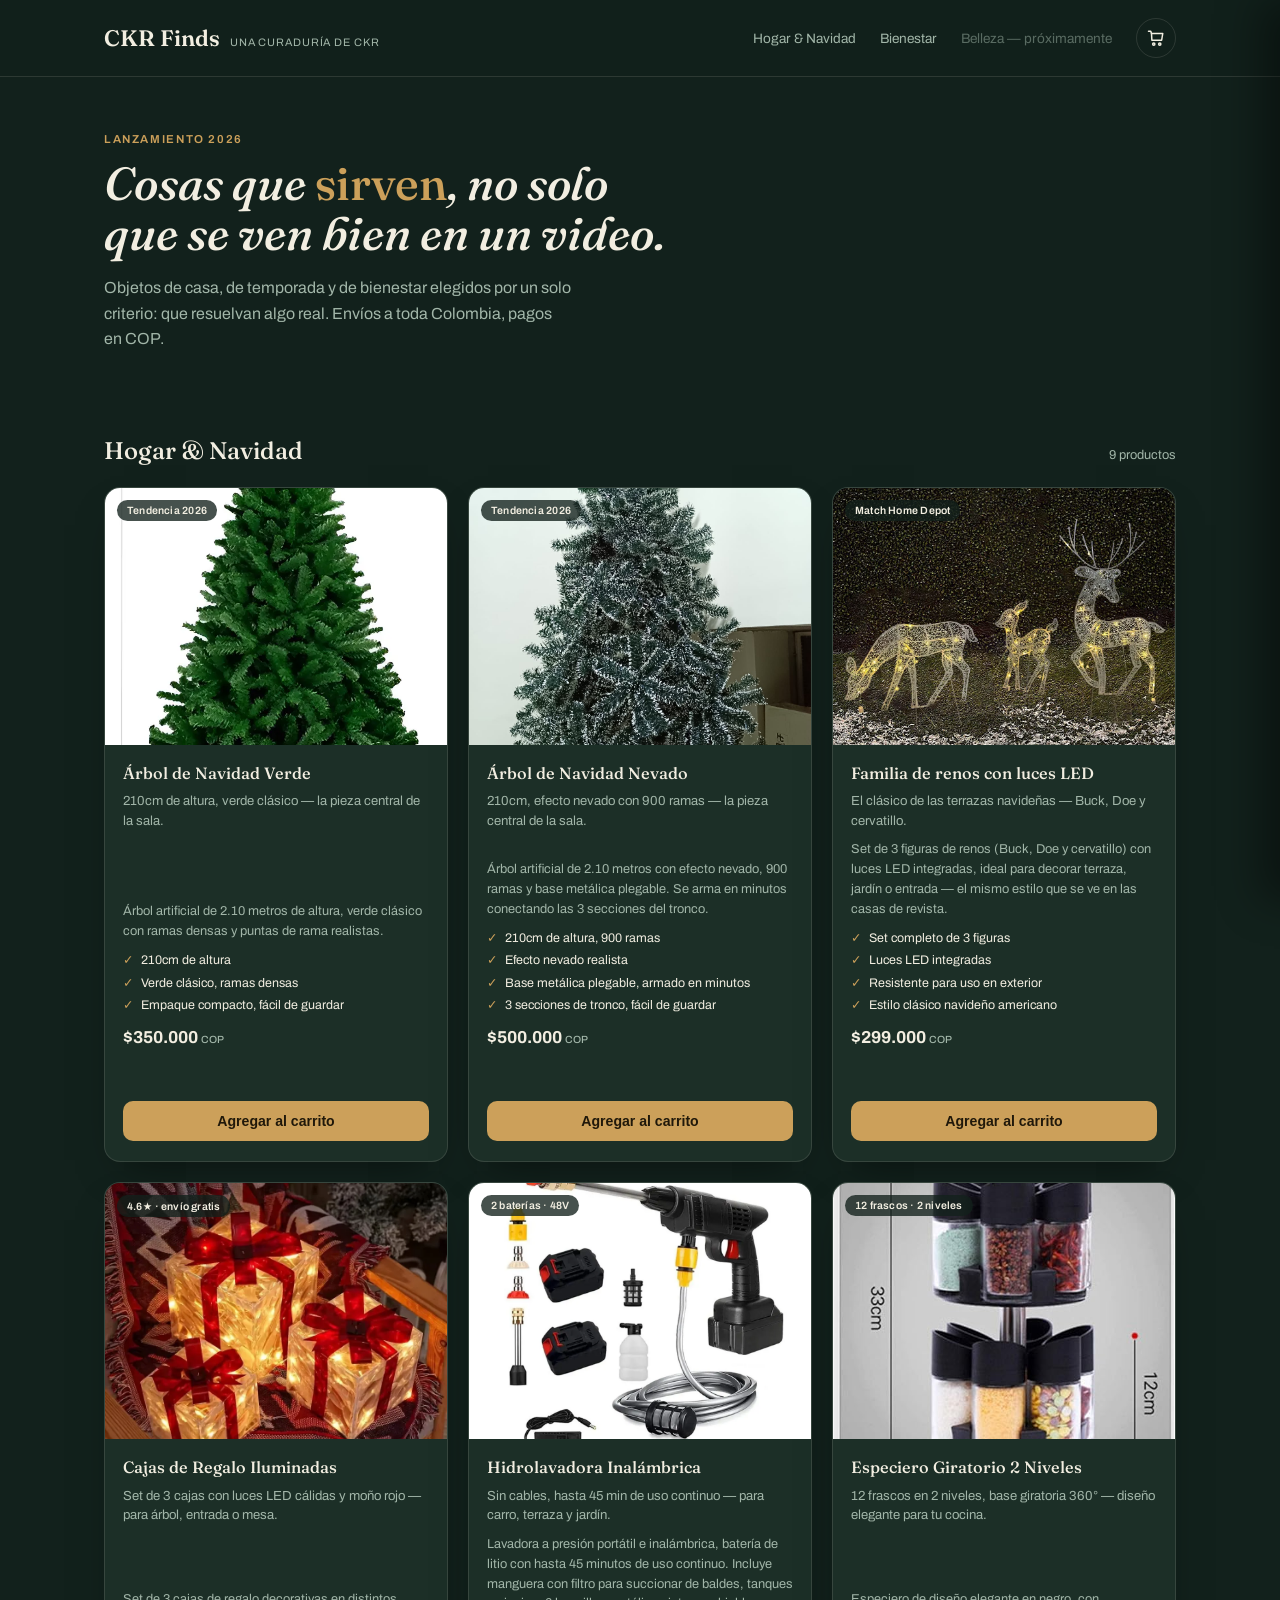
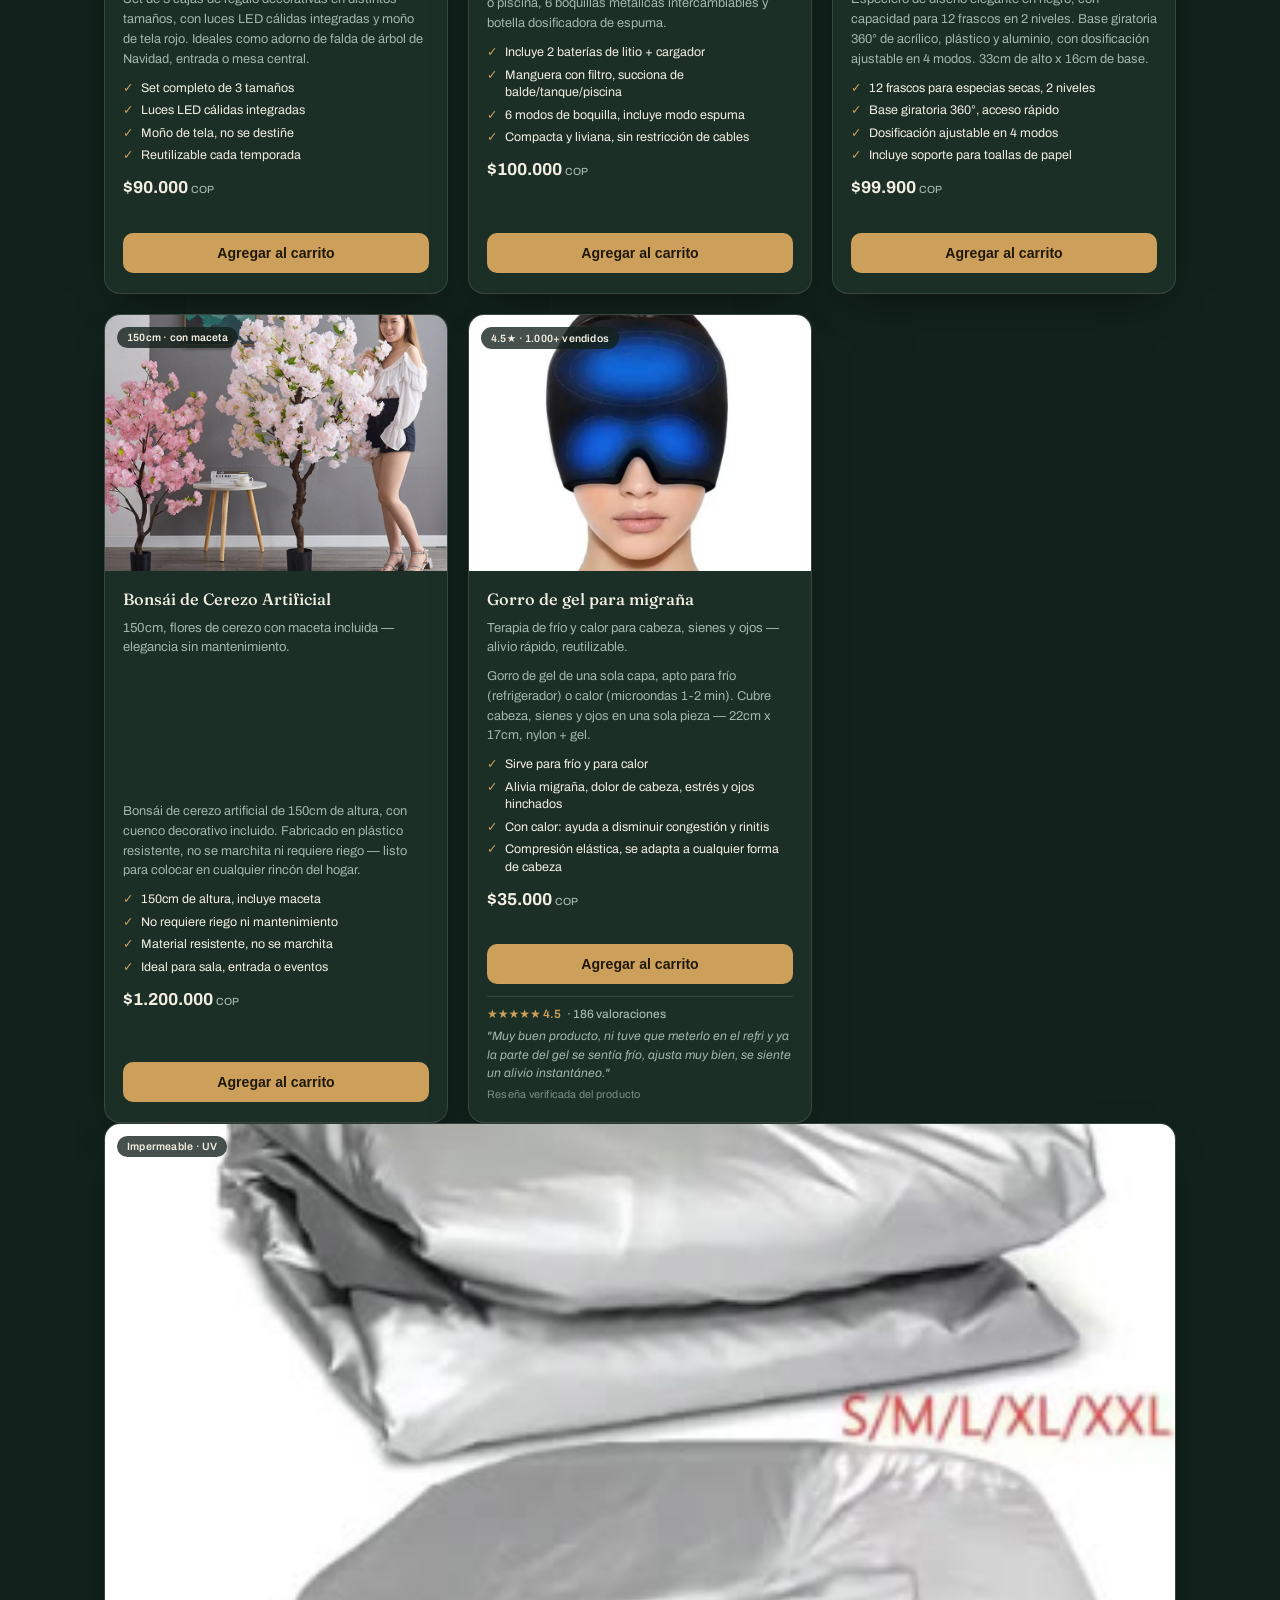
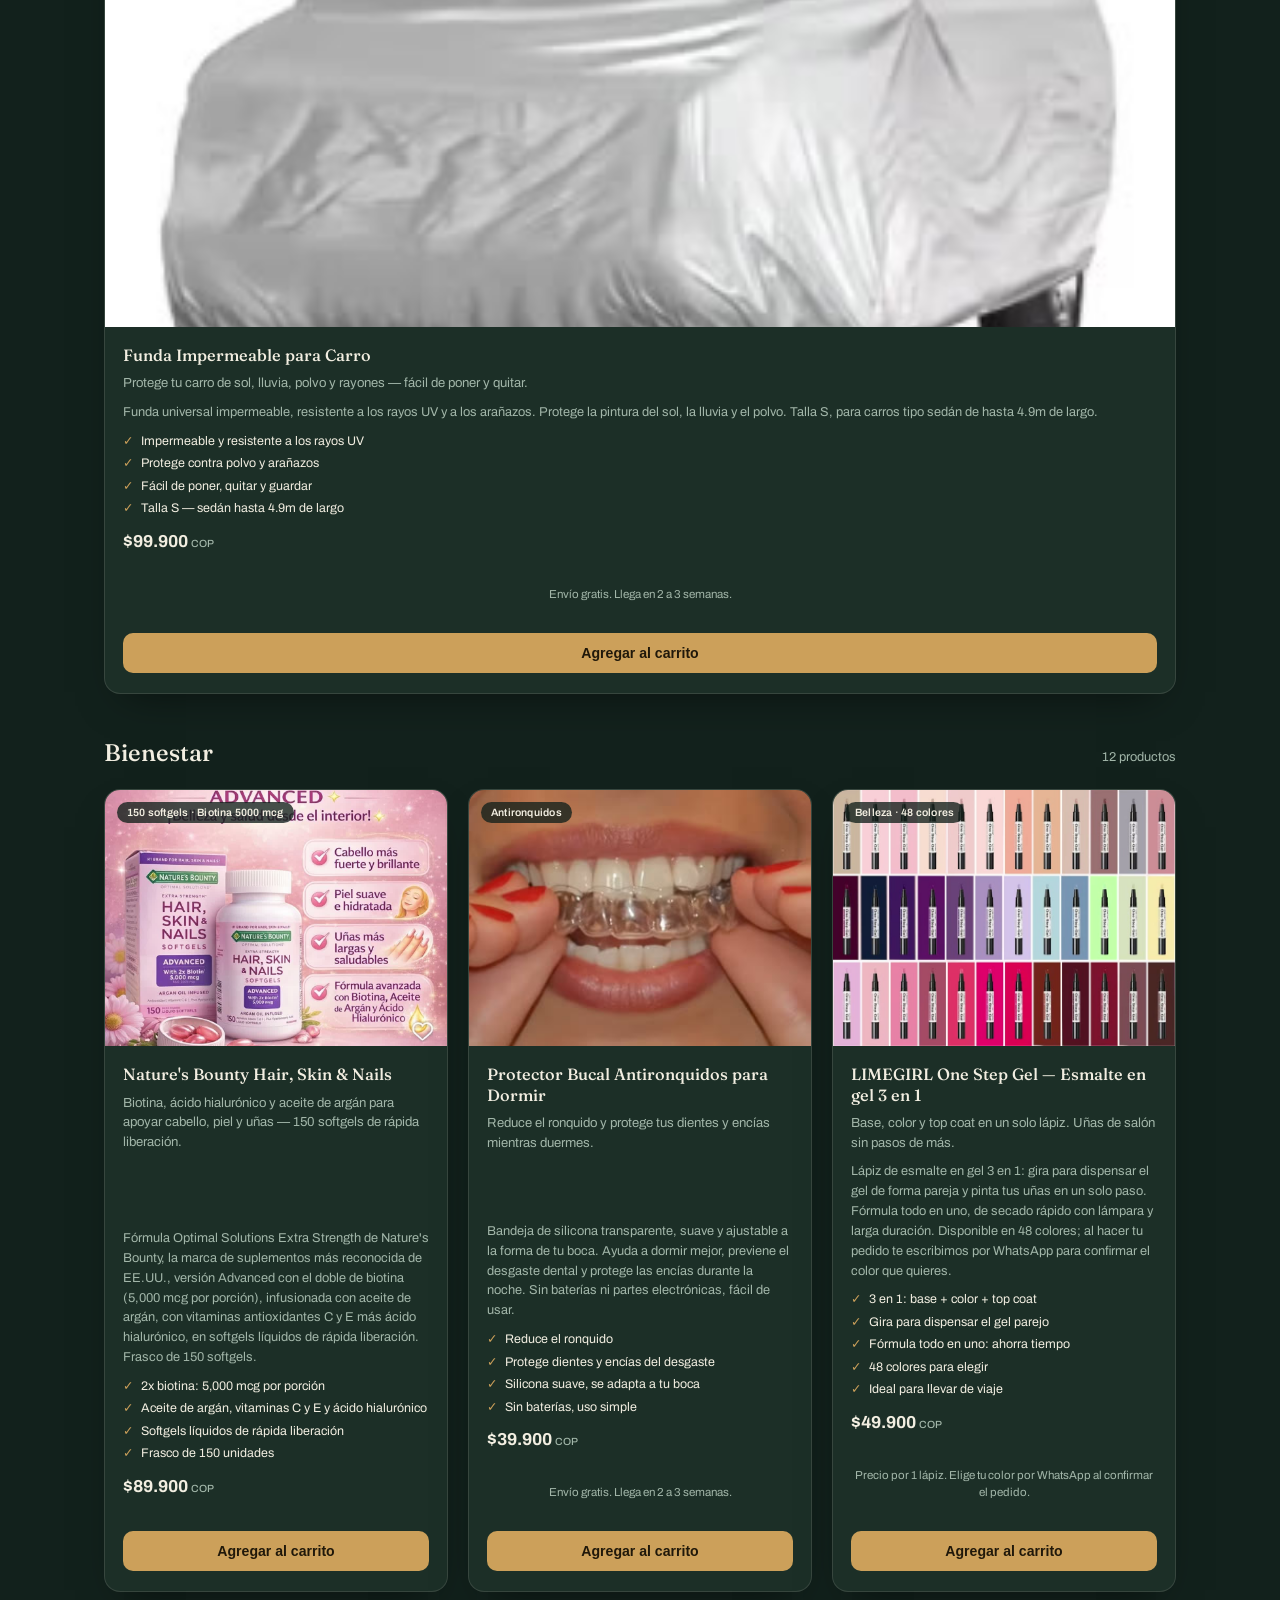
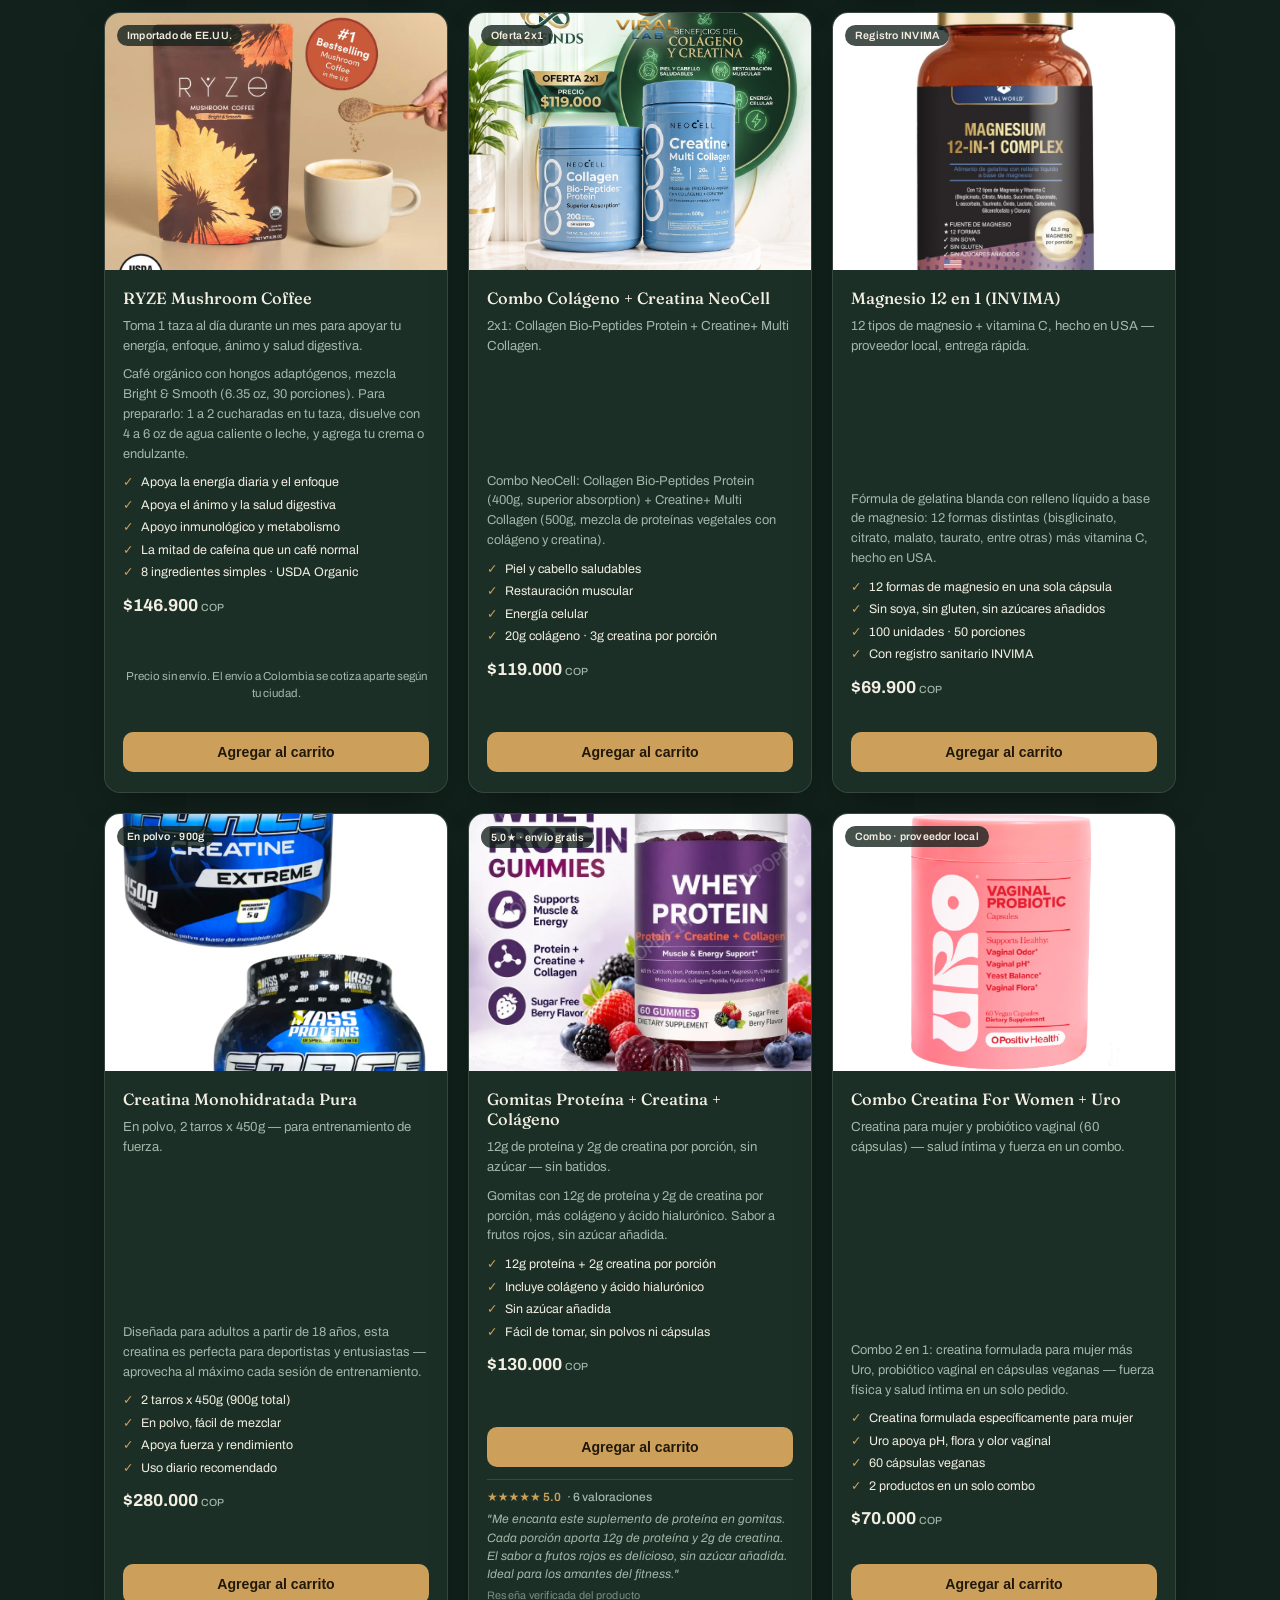
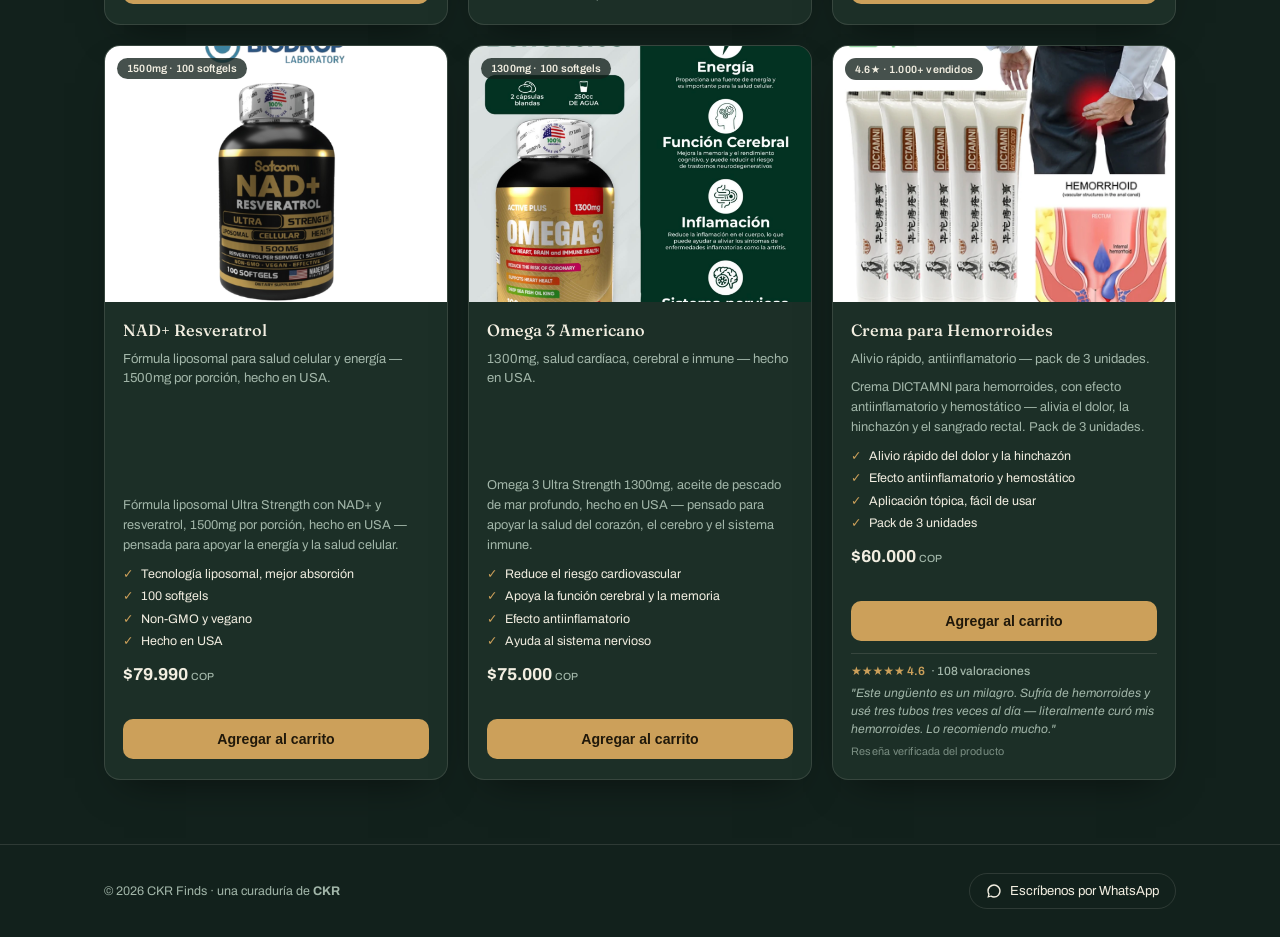
<file: index.html>
<!DOCTYPE html>
<html lang="es">
<head>
<meta charset="UTF-8"/>
<meta name="viewport" content="width=device-width, initial-scale=1.0"/>
<title>CKR Finds — Cosas que sí sirven</title>
<meta name="description" content="Objetos de casa, de temporada y de bienestar elegidos por un solo criterio: que resuelvan algo real. Envíos a toda Colombia."/>
<link rel="stylesheet" href="css/style.css"/>
<!-- Addi Widget — muestra cuotas en cada producto -->
<script src="https://s3.amazonaws.com/widgets.addi.com/bundle.min.js" defer></script>
</head>
<body>

<nav class="navbar">
  <div class="wrap">
    <a href="/" class="brand">
      <span class="mark">CKR Finds</span>
      <span class="of">una curaduría de CKR</span>
    </a>
    <div class="nav-links">
      <a href="#catalogo">Hogar &amp; Navidad</a>
      <a href="#bienestar">Bienestar</a>
      <a href="#" class="soon">Belleza — próximamente</a>
      <button class="cart-icon-btn" onclick="openCart()" aria-label="Ver carrito">
        <svg viewBox="0 0 24 24" fill="none" stroke-linecap="round" stroke-linejoin="round"><path d="M6 6h15l-1.5 9h-13z"/><path d="M6 6 5 3H2"/><circle cx="9" cy="20" r="1.5"/><circle cx="17" cy="20" r="1.5"/></svg>
        <span class="cart-badge" id="cartBadge"></span>
      </button>
    </div>
  </div>
</nav>

<div class="wrap">

  <section class="hero">
    <div class="eyebrow">Lanzamiento 2026</div>
    <h1>Cosas que <em>sirven</em>, no solo que se ven bien en un video.</h1>
    <p>Objetos de casa, de temporada y de bienestar elegidos por un solo criterio: que resuelvan algo real. Envíos a toda Colombia, pagos en COP.</p>
  </section>

  <div class="section-head" id="catalogo">
    <h2>Hogar &amp; Navidad</h2>
    <span>9 productos</span>
  </div>

  <div class="grid">

    <div class="product-card">
      <div class="product-img-wrap">
        <span class="badge">Tendencia 2026</span>
        <img src="images/arbol-verde.webp" alt="Árbol de Navidad verde clásico de 210cm"/>
      </div>
      <div class="product-info">
        <p class="product-name">Árbol de Navidad Verde</p>
        <p class="product-hook">210cm de altura, verde clásico — la pieza central de la sala.</p>
        <p class="product-desc">Árbol artificial de 2.10 metros de altura, verde clásico con ramas densas y puntas de rama realistas.</p>
        <ul class="product-benefits">
          <li>210cm de altura</li>
          <li>Verde clásico, ramas densas</li>
          <li>Empaque compacto, fácil de guardar</li>
        </ul>
        <p class="product-price">$350.000<small>COP</small></p>
        <button class="btn-agregar" onclick="addToCart('Árbol de Navidad Verde', 350000)">Agregar al carrito</button>
      </div>
    </div>

    <div class="product-card">
      <div class="product-img-wrap">
        <span class="badge">Tendencia 2026</span>
        <img src="images/arbol-nevado.jpg" alt="Árbol de Navidad nevado de 210cm con base metálica"/>
      </div>
      <div class="product-info">
        <p class="product-name">Árbol de Navidad Nevado</p>
        <p class="product-hook">210cm, efecto nevado con 900 ramas — la pieza central de la sala.</p>
        <p class="product-desc">Árbol artificial de 2.10 metros con efecto nevado, 900 ramas y base metálica plegable. Se arma en minutos conectando las 3 secciones del tronco.</p>
        <ul class="product-benefits">
          <li>210cm de altura, 900 ramas</li>
          <li>Efecto nevado realista</li>
          <li>Base metálica plegable, armado en minutos</li>
          <li>3 secciones de tronco, fácil de guardar</li>
        </ul>
        <p class="product-price">$500.000<small>COP</small></p>
        <button class="btn-agregar" onclick="addToCart('Árbol de Navidad Nevado', 500000)">Agregar al carrito</button>
      </div>
    </div>

    <div class="product-card">
      <div class="product-img-wrap">
        <span class="badge">Match Home Depot</span>
        <img src="images/reno.webp" alt="Familia de renos con luces LED"/>
      </div>
      <div class="product-info">
        <p class="product-name">Familia de renos con luces LED</p>
        <p class="product-hook">El clásico de las terrazas navideñas — Buck, Doe y cervatillo.</p>
        <p class="product-desc">Set de 3 figuras de renos (Buck, Doe y cervatillo) con luces LED integradas, ideal para decorar terraza, jardín o entrada — el mismo estilo que se ve en las casas de revista.</p>
        <ul class="product-benefits">
          <li>Set completo de 3 figuras</li>
          <li>Luces LED integradas</li>
          <li>Resistente para uso en exterior</li>
          <li>Estilo clásico navideño americano</li>
        </ul>
        <p class="product-price">$299.000<small>COP</small></p>
        <button class="btn-agregar" onclick="addToCart('Familia de renos con luces LED', 299000)">Agregar al carrito</button>
      </div>
    </div>

    <div class="product-card">
      <div class="product-img-wrap">
        <span class="badge">4.6★ · envío gratis</span>
        <img src="images/cajas-regalo-navidad.jpg" alt="Set de 3 cajas de regalo iluminadas con luces LED para decoración navideña"/>
      </div>
      <div class="product-info">
        <p class="product-name">Cajas de Regalo Iluminadas</p>
        <p class="product-hook">Set de 3 cajas con luces LED cálidas y moño rojo — para árbol, entrada o mesa.</p>
        <p class="product-desc">Set de 3 cajas de regalo decorativas en distintos tamaños, con luces LED cálidas integradas y moño de tela rojo. Ideales como adorno de falda de árbol de Navidad, entrada o mesa central.</p>
        <ul class="product-benefits">
          <li>Set completo de 3 tamaños</li>
          <li>Luces LED cálidas integradas</li>
          <li>Moño de tela, no se destiñe</li>
          <li>Reutilizable cada temporada</li>
        </ul>
        <p class="product-price">$90.000<small>COP</small></p>
        <button class="btn-agregar" onclick="addToCart('Cajas de Regalo Iluminadas', 90000)">Agregar al carrito</button>
      </div>
    </div>

    <div class="product-card">
      <div class="product-img-wrap">
        <span class="badge">2 baterías · 48V</span>
        <img src="images/hidrolavadora.webp" alt="Hidrolavadora inalámbrica a batería con manguera, boquillas metálicas y botella de espuma"/>
      </div>
      <div class="product-info">
        <p class="product-name">Hidrolavadora Inalámbrica</p>
        <p class="product-hook">Sin cables, hasta 45 min de uso continuo — para carro, terraza y jardín.</p>
        <p class="product-desc">Lavadora a presión portátil e inalámbrica, batería de litio con hasta 45 minutos de uso continuo. Incluye manguera con filtro para succionar de baldes, tanques o piscina, 6 boquillas metálicas intercambiables y botella dosificadora de espuma.</p>
        <ul class="product-benefits">
          <li>Incluye 2 baterías de litio + cargador</li>
          <li>Manguera con filtro, succiona de balde/tanque/piscina</li>
          <li>6 modos de boquilla, incluye modo espuma</li>
          <li>Compacta y liviana, sin restricción de cables</li>
        </ul>
        <p class="product-price">$100.000<small>COP</small></p>
        <button class="btn-agregar" onclick="addToCart('Hidrolavadora Inalámbrica', 100000)">Agregar al carrito</button>
      </div>
    </div>

    <div class="product-card">
      <div class="product-img-wrap">
        <span class="badge">12 frascos · 2 niveles</span>
        <img src="images/especiero-2niveles.jpg" alt="Especiero giratorio de 2 niveles con 12 frascos, base cromada"/>
      </div>
      <div class="product-info">
        <p class="product-name">Especiero Giratorio 2 Niveles</p>
        <p class="product-hook">12 frascos en 2 niveles, base giratoria 360° — diseño elegante para tu cocina.</p>
        <p class="product-desc">Especiero de diseño elegante en negro, con capacidad para 12 frascos en 2 niveles. Base giratoria 360° de acrílico, plástico y aluminio, con dosificación ajustable en 4 modos. 33cm de alto x 16cm de base.</p>
        <ul class="product-benefits">
          <li>12 frascos para especias secas, 2 niveles</li>
          <li>Base giratoria 360°, acceso rápido</li>
          <li>Dosificación ajustable en 4 modos</li>
          <li>Incluye soporte para toallas de papel</li>
        </ul>
        <p class="product-price">$99.900<small>COP</small></p>
        <button class="btn-agregar" onclick="addToCart('Especiero Giratorio 2 Niveles', 99900)">Agregar al carrito</button>
      </div>
    </div>

    <div class="product-card">
      <div class="product-img-wrap">
        <span class="badge">150cm · con maceta</span>
        <img src="images/bonsai-cerezo.jpg" alt="Bonsái de cerezo artificial de 150cm con maceta"/>
      </div>
      <div class="product-info">
        <p class="product-name">Bonsái de Cerezo Artificial</p>
        <p class="product-hook">150cm, flores de cerezo con maceta incluida — elegancia sin mantenimiento.</p>
        <p class="product-desc">Bonsái de cerezo artificial de 150cm de altura, con cuenco decorativo incluido. Fabricado en plástico resistente, no se marchita ni requiere riego — listo para colocar en cualquier rincón del hogar.</p>
        <ul class="product-benefits">
          <li>150cm de altura, incluye maceta</li>
          <li>No requiere riego ni mantenimiento</li>
          <li>Material resistente, no se marchita</li>
          <li>Ideal para sala, entrada o eventos</li>
        </ul>
        <p class="product-price">$1.200.000<small>COP</small></p>
        <button class="btn-agregar" onclick="addToCart('Bonsái de Cerezo Artificial', 1200000)">Agregar al carrito</button>
      </div>
    </div>

    <div class="product-card">
      <div class="product-img-wrap">
        <span class="badge">4.5★ · 1.000+ vendidos</span>
        <img src="images/gorro-migrana.jpg" alt="Gorro de gel para frío o calor, alivio de migrañas y dolores de cabeza"/>
      </div>
      <div class="product-info">
        <p class="product-name">Gorro de gel para migraña</p>
        <p class="product-hook">Terapia de frío y calor para cabeza, sienes y ojos — alivio rápido, reutilizable.</p>
        <p class="product-desc">Gorro de gel de una sola capa, apto para frío (refrigerador) o calor (microondas 1-2 min). Cubre cabeza, sienes y ojos en una sola pieza — 22cm x 17cm, nylon + gel.</p>
        <ul class="product-benefits">
          <li>Sirve para frío y para calor</li>
          <li>Alivia migraña, dolor de cabeza, estrés y ojos hinchados</li>
          <li>Con calor: ayuda a disminuir congestión y rinitis</li>
          <li>Compresión elástica, se adapta a cualquier forma de cabeza</li>
        </ul>
        <p class="product-price">$35.000<small>COP</small></p>
        <button class="btn-agregar" onclick="addToCart('Gorro de gel para migraña', 35000)">Agregar al carrito</button>
        <div class="product-reviews">
          <p class="stars-row">★★★★★ 4.5 <span>· 186 valoraciones</span></p>
          <p class="review-quote">"Muy buen producto, ni tuve que meterlo en el refri y ya la parte del gel se sentía frío, ajusta muy bien, se siente un alivio instantáneo."<cite>Reseña verificada del producto</cite></p>
        </div>
      </div>
    </div>

  </div>
    <div class="product-card">
      <div class="product-img-wrap">
        <span class="badge">Impermeable · UV</span>
        <img src="images/funda-carro-impermeable.jpg" alt="Funda impermeable universal para carro, protección UV y antipolvo" loading="lazy"/>
      </div>
      <div class="product-info">
        <p class="product-name">Funda Impermeable para Carro</p>
        <p class="product-hook">Protege tu carro de sol, lluvia, polvo y rayones — fácil de poner y quitar.</p>
        <p class="product-desc">Funda universal impermeable, resistente a los rayos UV y a los arañazos. Protege la pintura del sol, la lluvia y el polvo. Talla S, para carros tipo sedán de hasta 4.9m de largo.</p>
        <ul class="product-benefits">
          <li>Impermeable y resistente a los rayos UV</li>
          <li>Protege contra polvo y arañazos</li>
          <li>Fácil de poner, quitar y guardar</li>
          <li>Talla S — sedán hasta 4.9m de largo</li>
        </ul>
        <p class="product-price">$99.900<small>COP</small></p>
        <p class="checkout-note">Envío gratis. Llega en 2 a 3 semanas.</p>
        <button class="btn-agregar" onclick="addToCart('Funda Impermeable para Carro', 99900)">Agregar al carrito</button>
      </div>
    </div>


  <div class="section-head" id="bienestar">
    <h2>Bienestar</h2>
    <span>12 productos</span>
  </div>

  <div class="grid">

    <div class="product-card">
      <div class="product-img-wrap">
        <span class="badge">150 softgels · Biotina 5000 mcg</span>
        <img src="images/natures-bounty-hair-skin-nails.jpg?v=3" alt="Nature's Bounty Optimal Solutions Hair, Skin &amp; Nails Extra Strength, 150 softgels" loading="lazy"/>
      </div>
      <div class="product-info">
        <p class="product-name">Nature's Bounty Hair, Skin &amp; Nails</p>
        <p class="product-hook">Biotina, ácido hialurónico y aceite de argán para apoyar cabello, piel y uñas — 150 softgels de rápida liberación.</p>
        <p class="product-desc">Fórmula Optimal Solutions Extra Strength de Nature's Bounty, la marca de suplementos más reconocida de EE.UU., versión Advanced con el doble de biotina (5,000 mcg por porción), infusionada con aceite de argán, con vitaminas antioxidantes C y E más ácido hialurónico, en softgels líquidos de rápida liberación. Frasco de 150 softgels.</p>
        <ul class="product-benefits">
          <li>2x biotina: 5,000 mcg por porción</li>
          <li>Aceite de argán, vitaminas C y E y ácido hialurónico</li>
          <li>Softgels líquidos de rápida liberación</li>
          <li>Frasco de 150 unidades</li>
        </ul>
        <p class="product-price">$89.900<small>COP</small></p>
        <button class="btn-agregar" onclick="addToCart('Nature\'s Bounty Hair, Skin &amp; Nails', 89900)">Agregar al carrito</button>
      </div>
    </div>

    <div class="product-card">
      <div class="product-img-wrap">
        <span class="badge">Antironquidos</span>
        <img src="images/protector-bucal-antironquidos.jpg" alt="Protector bucal antironquidos para dormir, bandeja de silicona transparente" loading="lazy"/>
      </div>
      <div class="product-info">
        <p class="product-name">Protector Bucal Antironquidos para Dormir</p>
        <p class="product-hook">Reduce el ronquido y protege tus dientes y encías mientras duermes.</p>
        <p class="product-desc">Bandeja de silicona transparente, suave y ajustable a la forma de tu boca. Ayuda a dormir mejor, previene el desgaste dental y protege las encías durante la noche. Sin baterías ni partes electrónicas, fácil de usar.</p>
        <ul class="product-benefits">
          <li>Reduce el ronquido</li>
          <li>Protege dientes y encías del desgaste</li>
          <li>Silicona suave, se adapta a tu boca</li>
          <li>Sin baterías, uso simple</li>
        </ul>
        <p class="product-price">$39.900<small>COP</small></p>
        <p class="checkout-note">Envío gratis. Llega en 2 a 3 semanas.</p>
        <button class="btn-agregar" onclick="addToCart('Protector Bucal Antironquidos para Dormir', 39900)">Agregar al carrito</button>
      </div>
    </div>

    <div class="product-card">
      <div class="product-img-wrap">
        <span class="badge">Belleza · 48 colores</span>
        <img src="images/limegirl-one-step-gel.jpg" alt="LIMEGIRL One Step Gel, lápiz de esmalte en gel 3 en 1 en 48 colores" loading="lazy"/>
      </div>
      <div class="product-info">
        <p class="product-name">LIMEGIRL One Step Gel — Esmalte en gel 3 en 1</p>
        <p class="product-hook">Base, color y top coat en un solo lápiz. Uñas de salón sin pasos de más.</p>
        <p class="product-desc">Lápiz de esmalte en gel 3 en 1: gira para dispensar el gel de forma pareja y pinta tus uñas en un solo paso. Fórmula todo en uno, de secado rápido con lámpara y larga duración. Disponible en 48 colores; al hacer tu pedido te escribimos por WhatsApp para confirmar el color que quieres.</p>
        <ul class="product-benefits">
          <li>3 en 1: base + color + top coat</li>
          <li>Gira para dispensar el gel parejo</li>
          <li>Fórmula todo en uno: ahorra tiempo</li>
          <li>48 colores para elegir</li>
          <li>Ideal para llevar de viaje</li>
        </ul>
        <p class="product-price">$49.900<small>COP</small></p>
        <p class="checkout-note">Precio por 1 lápiz. Elige tu color por WhatsApp al confirmar el pedido.</p>
        <button class="btn-agregar" onclick="addToCart('LIMEGIRL One Step Gel (color por confirmar)', 49900)">Agregar al carrito</button>
      </div>
    </div>

    <div class="product-card">
      <div class="product-img-wrap">
        <span class="badge">Importado de EE.UU.</span>
        <img src="images/ryze-mushroom-coffee.jpg" alt="RYZE Mushroom Coffee Bright &amp; Smooth, bolsa de 30 porciones" loading="lazy"/>
      </div>
      <div class="product-info">
        <p class="product-name">RYZE Mushroom Coffee</p>
        <p class="product-hook">Toma 1 taza al día durante un mes para apoyar tu energía, enfoque, ánimo y salud digestiva.</p>
        <p class="product-desc">Café orgánico con hongos adaptógenos, mezcla Bright &amp; Smooth (6.35 oz, 30 porciones). Para prepararlo: 1 a 2 cucharadas en tu taza, disuelve con 4 a 6 oz de agua caliente o leche, y agrega tu crema o endulzante.</p>
        <ul class="product-benefits">
          <li>Apoya la energía diaria y el enfoque</li>
          <li>Apoya el ánimo y la salud digestiva</li>
          <li>Apoyo inmunológico y metabolismo</li>
          <li>La mitad de cafeína que un café normal</li>
          <li>8 ingredientes simples · USDA Organic</li>
        </ul>
        <p class="product-price">$146.900<small>COP</small></p>
        <p class="checkout-note">Precio sin envío. El envío a Colombia se cotiza aparte según tu ciudad.</p>
        <button class="btn-agregar" onclick="addToCart('RYZE Mushroom Coffee', 146900)">Agregar al carrito</button>
      </div>
    </div>

    <div class="product-card">
      <div class="product-img-wrap">
        <span class="badge">Oferta 2x1</span>
        <img src="images/combo-colageno-creatina.jpg" alt="Combo NeoCell Collagen Bio-Peptides + Creatine Multi Collagen, oferta 2x1"/>
      </div>
      <div class="product-info">
        <p class="product-name">Combo Colágeno + Creatina NeoCell</p>
        <p class="product-hook">2x1: Collagen Bio-Peptides Protein + Creatine+ Multi Collagen.</p>
        <p class="product-desc">Combo NeoCell: Collagen Bio-Peptides Protein (400g, superior absorption) + Creatine+ Multi Collagen (500g, mezcla de proteínas vegetales con colágeno y creatina).</p>
        <ul class="product-benefits">
          <li>Piel y cabello saludables</li>
          <li>Restauración muscular</li>
          <li>Energía celular</li>
          <li>20g colágeno · 3g creatina por porción</li>
        </ul>
        <p class="product-price">$119.000<small>COP</small></p>
        <button class="btn-agregar" onclick="addToCart('Combo Colágeno + Creatina NeoCell', 119000)">Agregar al carrito</button>
      </div>
    </div>

    <div class="product-card">
      <div class="product-img-wrap">
        <span class="badge">Registro INVIMA</span>
        <img src="images/magnesio-invima.jpg" alt="Vital World Magnesium 12-in-1 Complex con registro INVIMA, hecho en USA"/>
      </div>
      <div class="product-info">
        <p class="product-name">Magnesio 12 en 1 (INVIMA)</p>
        <p class="product-hook">12 tipos de magnesio + vitamina C, hecho en USA — proveedor local, entrega rápida.</p>
        <p class="product-desc">Fórmula de gelatina blanda con relleno líquido a base de magnesio: 12 formas distintas (bisglicinato, citrato, malato, taurato, entre otras) más vitamina C, hecho en USA.</p>
        <ul class="product-benefits">
          <li>12 formas de magnesio en una sola cápsula</li>
          <li>Sin soya, sin gluten, sin azúcares añadidos</li>
          <li>100 unidades · 50 porciones</li>
          <li>Con registro sanitario INVIMA</li>
        </ul>
        <p class="product-price">$69.900<small>COP</small></p>
        <button class="btn-agregar" onclick="addToCart('Magnesio 12 en 1 (INVIMA)', 69900)">Agregar al carrito</button>
      </div>
    </div>

    <div class="product-card">
      <div class="product-img-wrap">
        <span class="badge">En polvo · 900g</span>
        <img src="images/creatina.jpg" alt="Creatina monohidratada pura en polvo, 2 tarros de 450 gramos"/>
      </div>
      <div class="product-info">
        <p class="product-name">Creatina Monohidratada Pura</p>
        <p class="product-hook">En polvo, 2 tarros x 450g — para entrenamiento de fuerza.</p>
        <p class="product-desc">Diseñada para adultos a partir de 18 años, esta creatina es perfecta para deportistas y entusiastas — aprovecha al máximo cada sesión de entrenamiento.</p>
        <ul class="product-benefits">
          <li>2 tarros x 450g (900g total)</li>
          <li>En polvo, fácil de mezclar</li>
          <li>Apoya fuerza y rendimiento</li>
          <li>Uso diario recomendado</li>
        </ul>
        <p class="product-price">$280.000<small>COP</small></p>
        <button class="btn-agregar" onclick="addToCart('Creatina Monohidratada Pura', 280000)">Agregar al carrito</button>
      </div>
    </div>

    <div class="product-card">
      <div class="product-img-wrap">
        <span class="badge">5.0★ · envío gratis</span>
        <img src="images/gomitas-creatina.webp" alt="Gomitas de proteína con creatina y colágeno, 60 gomitas"/>
      </div>
      <div class="product-info">
        <p class="product-name">Gomitas Proteína + Creatina + Colágeno</p>
        <p class="product-hook">12g de proteína y 2g de creatina por porción, sin azúcar — sin batidos.</p>
        <p class="product-desc">Gomitas con 12g de proteína y 2g de creatina por porción, más colágeno y ácido hialurónico. Sabor a frutos rojos, sin azúcar añadida.</p>
        <ul class="product-benefits">
          <li>12g proteína + 2g creatina por porción</li>
          <li>Incluye colágeno y ácido hialurónico</li>
          <li>Sin azúcar añadida</li>
          <li>Fácil de tomar, sin polvos ni cápsulas</li>
        </ul>
        <p class="product-price">$130.000<small>COP</small></p>
        <button class="btn-agregar" onclick="addToCart('Gomitas Proteína + Creatina + Colágeno', 130000)">Agregar al carrito</button>
        <div class="product-reviews">
          <p class="stars-row">★★★★★ 5.0 <span>· 6 valoraciones</span></p>
          <p class="review-quote">"Me encanta este suplemento de proteína en gomitas. Cada porción aporta 12g de proteína y 2g de creatina. El sabor a frutos rojos es delicioso, sin azúcar añadida. Ideal para los amantes del fitness."<cite>Reseña verificada del producto</cite></p>
        </div>
      </div>
    </div>

    <div class="product-card">
      <div class="product-img-wrap">
        <span class="badge">Combo · proveedor local</span>
        <img src="images/combo-creatina-uro.jpg" alt="Combo Creatina For Women y Uro Vaginal Probiotic, 60 cápsulas"/>
      </div>
      <div class="product-info">
        <p class="product-name">Combo Creatina For Women + Uro</p>
        <p class="product-hook">Creatina para mujer y probiótico vaginal (60 cápsulas) — salud íntima y fuerza en un combo.</p>
        <p class="product-desc">Combo 2 en 1: creatina formulada para mujer más Uro, probiótico vaginal en cápsulas veganas — fuerza física y salud íntima en un solo pedido.</p>
        <ul class="product-benefits">
          <li>Creatina formulada específicamente para mujer</li>
          <li>Uro apoya pH, flora y olor vaginal</li>
          <li>60 cápsulas veganas</li>
          <li>2 productos en un solo combo</li>
        </ul>
        <p class="product-price">$70.000<small>COP</small></p>
        <button class="btn-agregar" onclick="addToCart('Combo Creatina For Women + Uro', 70000)">Agregar al carrito</button>
      </div>
    </div>

    <div class="product-card">
      <div class="product-img-wrap">
        <span class="badge">1500mg · 100 softgels</span>
        <img src="images/nad-resveratrol.jpg" alt="NAD+ Resveratrol Ultra Strength Liposomal, 100 softgels, hecho en USA"/>
      </div>
      <div class="product-info">
        <p class="product-name">NAD+ Resveratrol</p>
        <p class="product-hook">Fórmula liposomal para salud celular y energía — 1500mg por porción, hecho en USA.</p>
        <p class="product-desc">Fórmula liposomal Ultra Strength con NAD+ y resveratrol, 1500mg por porción, hecho en USA — pensada para apoyar la energía y la salud celular.</p>
        <ul class="product-benefits">
          <li>Tecnología liposomal, mejor absorción</li>
          <li>100 softgels</li>
          <li>Non-GMO y vegano</li>
          <li>Hecho en USA</li>
        </ul>
        <p class="product-price">$79.990<small>COP</small></p>
        <button class="btn-agregar" onclick="addToCart('NAD+ Resveratrol', 79990)">Agregar al carrito</button>
      </div>
    </div>

    <div class="product-card">
      <div class="product-img-wrap">
        <span class="badge">1300mg · 100 softgels</span>
        <img src="images/omega3.jpg" alt="Active Plus Omega 3 1300mg, 100 softgels, hecho en USA, salud cardíaca y cerebral"/>
      </div>
      <div class="product-info">
        <p class="product-name">Omega 3 Americano</p>
        <p class="product-hook">1300mg, salud cardíaca, cerebral e inmune — hecho en USA.</p>
        <p class="product-desc">Omega 3 Ultra Strength 1300mg, aceite de pescado de mar profundo, hecho en USA — pensado para apoyar la salud del corazón, el cerebro y el sistema inmune.</p>
        <ul class="product-benefits">
          <li>Reduce el riesgo cardiovascular</li>
          <li>Apoya la función cerebral y la memoria</li>
          <li>Efecto antiinflamatorio</li>
          <li>Ayuda al sistema nervioso</li>
        </ul>
        <p class="product-price">$75.000<small>COP</small></p>
        <button class="btn-agregar" onclick="addToCart('Omega 3 Americano', 75000)">Agregar al carrito</button>
      </div>
    </div>

    <div class="product-card">
      <div class="product-img-wrap">
        <span class="badge">4.6★ · 1.000+ vendidos</span>
        <img src="images/crema-hemorroides.jpg" alt="Crema DICTAMNI para hemorroides, pack de 3 unidades"/>
      </div>
      <div class="product-info">
        <p class="product-name">Crema para Hemorroides</p>
        <p class="product-hook">Alivio rápido, antiinflamatorio — pack de 3 unidades.</p>
        <p class="product-desc">Crema DICTAMNI para hemorroides, con efecto antiinflamatorio y hemostático — alivia el dolor, la hinchazón y el sangrado rectal. Pack de 3 unidades.</p>
        <ul class="product-benefits">
          <li>Alivio rápido del dolor y la hinchazón</li>
          <li>Efecto antiinflamatorio y hemostático</li>
          <li>Aplicación tópica, fácil de usar</li>
          <li>Pack de 3 unidades</li>
        </ul>
        <p class="product-price">$60.000<small>COP</small></p>
        <button class="btn-agregar" onclick="addToCart('Crema para Hemorroides', 60000)">Agregar al carrito</button>
        <div class="product-reviews">
          <p class="stars-row">★★★★★ 4.6 <span>· 108 valoraciones</span></p>
          <p class="review-quote">"Este ungüento es un milagro. Sufría de hemorroides y usé tres tubos tres veces al día — literalmente curó mis hemorroides. Lo recomiendo mucho."<cite>Reseña verificada del producto</cite></p>
        </div>
      </div>
    </div>

  </div>

</div>

<footer>
  <div class="wrap">
    <span class="note">© 2026 CKR Finds · una curaduría de <b>CKR</b></span>
    <a class="wa-link" href="https://wa.me/573017604292" target="_blank" rel="noopener">
      <svg width="16" height="16" viewBox="0 0 24 24" fill="currentColor"><path d="M12 2C6.48 2 2 6.48 2 12c0 1.85.5 3.58 1.36 5.07L2 22l5.06-1.33A9.94 9.94 0 0 0 12 22c5.52 0 10-4.48 10-10S17.52 2 12 2Zm0 18a7.9 7.9 0 0 1-4.03-1.1l-.29-.17-2.99.79.8-2.92-.19-.3A7.93 7.93 0 1 1 12 20Z"/></svg>
      Escríbenos por WhatsApp
    </a>
  </div>
</footer>

<!-- ---- TOAST ---- -->
<div class="toast" id="cartToast">Agregado al carrito</div>

<!-- ---- CART DRAWER ---- -->
<div class="cart-overlay" id="cartOverlay" onclick="closeCart()"></div>
<div class="cart-drawer" id="cartDrawer">
  <div class="cart-header">
    <h3>Tu carrito</h3>
    <button class="cart-close" onclick="closeCart()" aria-label="Cerrar">&times;</button>
  </div>
  <div class="cart-items" id="cartItems"></div>
  <div class="cart-footer">
    <div class="cart-total-row">
      <span>Total</span>
      <span id="cartTotal">$0 COP</span>
    </div>
    <button class="btn-checkout" onclick="checkoutWompi()">Pagar con Wompi</button>
    <button class="btn-checkout-addi" onclick="checkoutAddi()">🟠 Pagar en cuotas con Addi</button>
    <button class="btn-checkout-siste" onclick="checkoutSistecredito()">🟢 Pagar a crédito con Sistecrédito</button>
    <p class="checkout-note">Pago seguro con tarjeta, PSE, Nequi o Addi. Coordinamos el envío por WhatsApp después de tu compra.</p>
  </div>
</div>

<!-- ---- MODAL: DATOS DEL CLIENTE ---- -->
<div class="modal-overlay" id="customerFormModal">
  <div class="modal-box">
    <h2>Datos de envío</h2>
    <p>Los necesitamos para coordinar tu pedido después del pago.</p>
    <div class="form-row">
      <label for="cf-nombre">Nombre completo</label>
      <input type="text" id="cf-nombre" placeholder="Tu nombre"/>
    </div>
    <div class="form-row" id="cf-cedula-field" style="display:none">
      <label for="cf-cedula">Número de cédula (solo para pagar con Addi o Sistecrédito)</label>
      <input type="text" id="cf-cedula" inputmode="numeric" placeholder="Ej: 1234567890"/>
    </div>
    <div class="form-row">
      <label for="cf-email">Correo</label>
      <input type="email" id="cf-email" placeholder="tucorreo@ejemplo.com"/>
    </div>
    <div class="form-row">
      <label for="cf-tel">Teléfono / WhatsApp</label>
      <input type="tel" id="cf-tel" placeholder="300 000 0000"/>
    </div>
    <div class="form-row">
      <label for="cf-dir">Dirección</label>
      <input type="text" id="cf-dir" placeholder="Calle, número, apartamento"/>
    </div>
    <div class="form-grid-2">
      <div class="form-row">
        <label for="cf-ciudad">Ciudad</label>
        <input type="text" id="cf-ciudad" placeholder="Ciudad"/>
      </div>
      <div class="form-row">
        <label for="cf-depto">Departamento</label>
        <input type="text" id="cf-depto" placeholder="Departamento"/>
      </div>
    </div>
    <div class="modal-actions">
      <button class="btn-secondary" onclick="closeCustomerForm()">Cancelar</button>
      <button class="btn-primary" onclick="submitCustomerForm()">Continuar al pago</button>
    </div>
  </div>
</div>

<!-- ---- MODAL: PAGO EXITOSO ---- -->
<div class="modal-overlay" id="wompiSuccessModal">
  <div class="modal-box success">
    <div class="success-icon">✓</div>
    <h2>¡Pago exitoso!</h2>
    <p>Gracias por tu compra. Confírmanos tu pedido por WhatsApp para coordinar el envío.</p>
    <div class="modal-actions">
      <button class="btn-secondary" onclick="closeSuccessModal()">Cerrar</button>
      <a class="btn-primary" id="wompiSuccessWaBtn" href="https://wa.me/573017604292" target="_blank" rel="noopener" style="text-decoration:none;display:flex;align-items:center;justify-content:center;">Confirmar por WhatsApp</a>
    </div>
  </div>
</div>

<script src="js/main.js"></script>
</body>
</html>
</file>
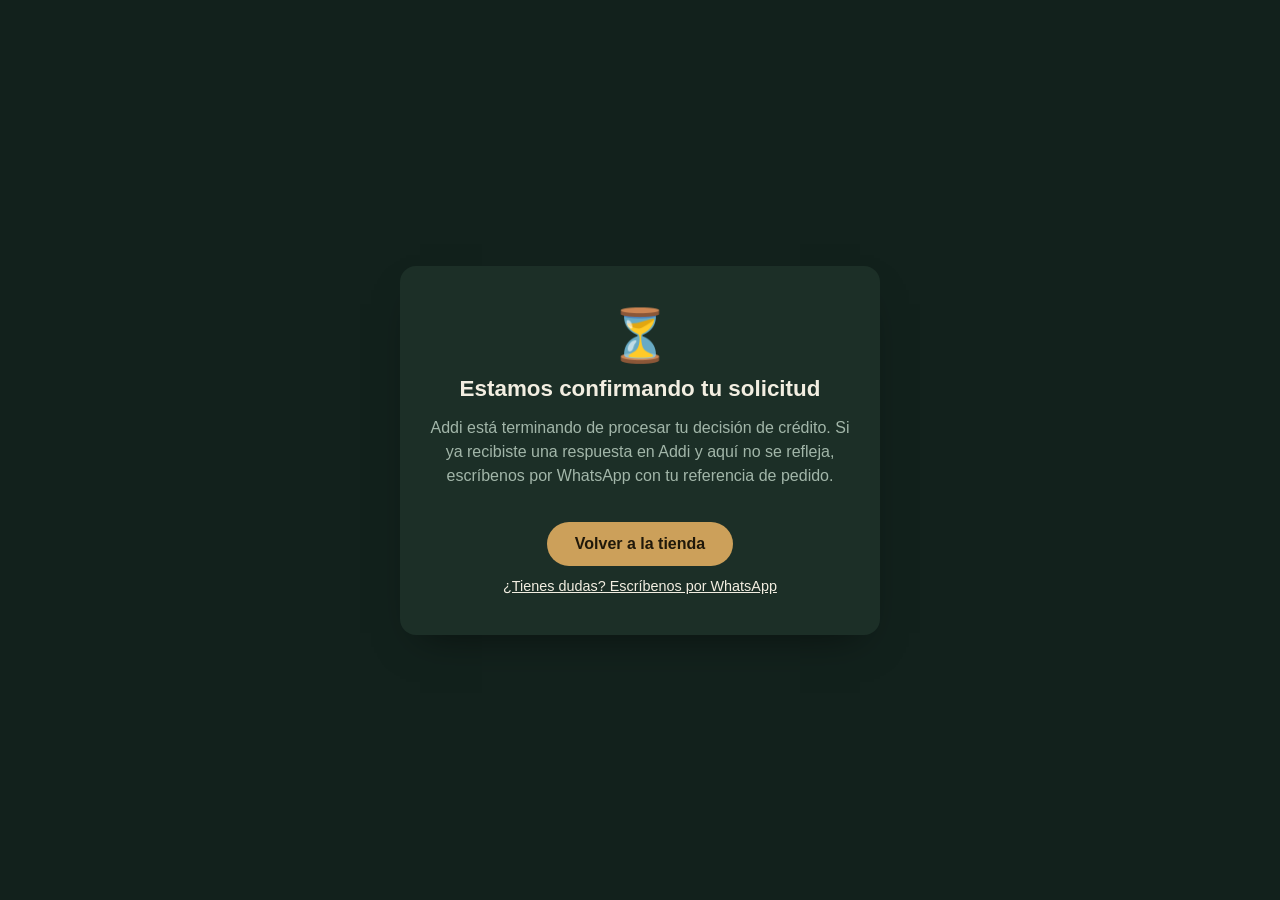
<file: addi-resultado.html>
<!DOCTYPE html>
<html lang="es">
<head>
<meta charset="UTF-8">
<meta name="viewport" content="width=device-width, initial-scale=1.0">
<title>Tu pedido con Addi — CKR Finds</title>
<style>
  * { box-sizing: border-box; }
  body {
    margin: 0;
    font-family: 'Segoe UI', Arial, sans-serif;
    background: #12211C;
    color: #F2EEE1;
    display: flex;
    align-items: center;
    justify-content: center;
    min-height: 100vh;
    padding: 20px;
  }
  .card {
    background: #1C2F27;
    max-width: 480px;
    width: 100%;
    border-radius: 16px;
    padding: 40px 30px;
    text-align: center;
    box-shadow: 0 18px 40px -20px rgba(0,0,0,0.55);
  }
  .icon { font-size: 3.2rem; margin-bottom: 10px; }
  h1 { font-size: 1.4rem; margin: 10px 0 14px; color: #F2EEE1; }
  p { line-height: 1.5; color: #A2B6A9; margin: 0 0 10px; }
  .order-id { font-size: 0.8rem; color: #7c9186; margin-top: 18px; word-break: break-all; }
  a.btn {
    display: inline-block;
    margin-top: 24px;
    background: #CCA05A;
    color: #20180A;
    text-decoration: none;
    padding: 13px 28px;
    border-radius: 30px;
    font-weight: 600;
  }
  a.btn:hover { background: #dcae66; }
  a.wsp {
    display: inline-block;
    margin-top: 12px;
    color: #F2EEE1;
    font-size: 0.9rem;
    text-decoration: underline;
  }
</style>
</head>
<body>
  <div class="card">
    <div class="icon" id="icon">⏳</div>
    <h1 id="titulo">Procesando tu solicitud con Addi...</h1>
    <p id="mensaje">Estamos confirmando el estado de tu crédito. Esto puede tardar unos segundos.</p>
    <div id="orderBox" class="order-id" style="display:none">Referencia de pedido: <span id="orderIdSpan"></span></div>
    <a class="btn" href="https://ckrfinds.ckrnow.com/">Volver a la tienda</a>
    <br>
    <a class="wsp" href="https://wa.me/573017604292" target="_blank">¿Tienes dudas? Escríbenos por WhatsApp</a>
  </div>

<script>
  const params = new URLSearchParams(window.location.search);
  const orderId = params.get('orderId');
  const status = (params.get('status') || params.get('applicationStatus') || '').toUpperCase();

  const icon = document.getElementById('icon');
  const titulo = document.getElementById('titulo');
  const mensaje = document.getElementById('mensaje');

  if (orderId) {
    document.getElementById('orderBox').style.display = 'block';
    document.getElementById('orderIdSpan').textContent = orderId;
  }

  if (status === 'APPROVED') {
    icon.textContent = '🎉';
    titulo.textContent = '¡Tu crédito con Addi fue aprobado!';
    mensaje.textContent = 'Gracias por tu compra en CKR Finds. Ya estamos coordinando tu pedido con el proveedor y te avisaremos por WhatsApp con los tiempos de entrega.';
  } else if (status === 'REJECTED' || status === 'DECLINED') {
    icon.textContent = '😕';
    titulo.textContent = 'Tu solicitud no fue aprobada esta vez';
    mensaje.textContent = 'No te preocupes, puedes intentar con otro método de pago (Wompi: tarjeta, PSE o Nequi) desde nuestra tienda.';
  } else if (status === 'ABANDONED' || status === 'PENDING' || status === '') {
    icon.textContent = '⏳';
    titulo.textContent = 'Estamos confirmando tu solicitud';
    mensaje.textContent = 'Addi está terminando de procesar tu decisión de crédito. Si ya recibiste una respuesta en Addi y aquí no se refleja, escríbenos por WhatsApp con tu referencia de pedido.';
  } else {
    icon.textContent = 'ℹ️';
    titulo.textContent = 'Gracias por tu solicitud con Addi';
    mensaje.textContent = 'Te avisaremos por correo o WhatsApp en cuanto tengamos el resultado final de tu crédito.';
  }
</script>
</body>
</html>
</file>
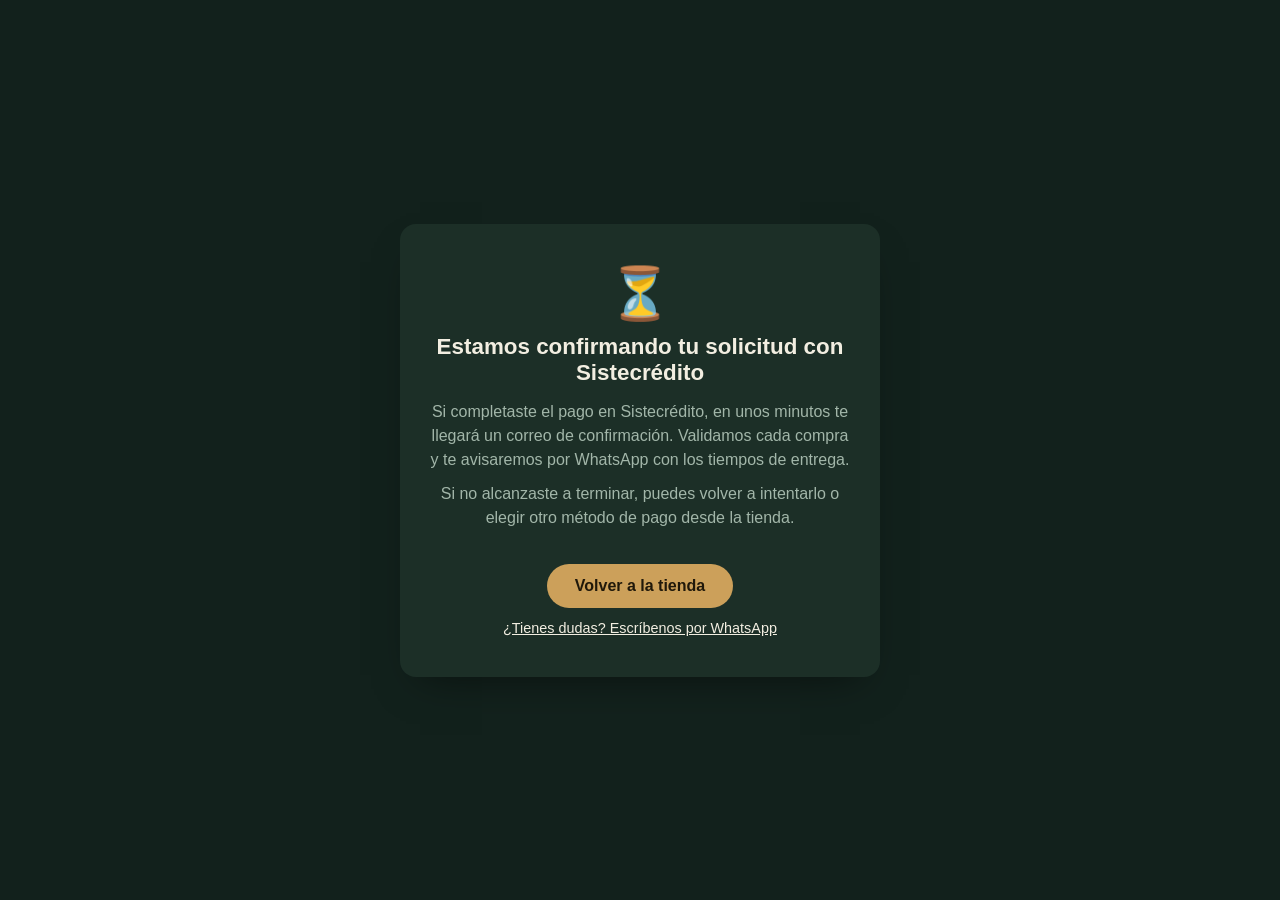
<file: sistecredito-resultado.html>
<!DOCTYPE html>
<html lang="es">
<head>
<meta charset="UTF-8">
<meta name="viewport" content="width=device-width, initial-scale=1.0">
<title>Tu pedido con Sistecrédito — CKR Finds</title>
<style>
  * { box-sizing: border-box; }
  body { margin: 0; font-family: 'Segoe UI', Arial, sans-serif; background: #12211C; color: #F2EEE1; display: flex; align-items: center; justify-content: center; min-height: 100vh; padding: 20px; }
  .card { background: #1C2F27; max-width: 480px; width: 100%; border-radius: 16px; padding: 40px 30px; text-align: center; box-shadow: 0 18px 40px -20px rgba(0,0,0,0.55); }
  .icon { font-size: 3.2rem; margin-bottom: 10px; }
  h1 { font-size: 1.4rem; margin: 10px 0 14px; }
  p { line-height: 1.5; color: #A2B6A9; margin: 0 0 10px; }
  .order-id { font-size: 0.8rem; color: #7c9186; margin-top: 18px; word-break: break-all; }
  a.btn { display: inline-block; margin-top: 24px; background: #CCA05A; color: #20180A; text-decoration: none; padding: 13px 28px; border-radius: 30px; font-weight: 600; }
  a.wsp { display: inline-block; margin-top: 12px; color: #F2EEE1; font-size: 0.9rem; text-decoration: underline; }
</style>
</head>
<body>
  <div class="card">
    <div class="icon">⏳</div>
    <h1>Estamos confirmando tu solicitud con Sistecrédito</h1>
    <p>Si completaste el pago en Sistecrédito, en unos minutos te llegará un correo de confirmación. Validamos cada compra y te avisaremos por WhatsApp con los tiempos de entrega.</p>
    <p>Si no alcanzaste a terminar, puedes volver a intentarlo o elegir otro método de pago desde la tienda.</p>
    <div id="orderBox" class="order-id" style="display:none">Referencia de pedido: <span id="orderIdSpan"></span></div>
    <a class="btn" href="https://ckrfinds.ckrnow.com/">Volver a la tienda</a>
    <br>
    <a class="wsp" href="https://wa.me/573017604292" target="_blank">¿Tienes dudas? Escríbenos por WhatsApp</a>
  </div>
<script>
  const orderId = new URLSearchParams(window.location.search).get('orderId');
  if (orderId) {
    document.getElementById('orderBox').style.display = 'block';
    document.getElementById('orderIdSpan').textContent = orderId;
  }
</script>
</body>
</html>
</file>
<file: css/style.css>
@import url('https://fonts.googleapis.com/css2?family=Fraunces:ital,opsz,wght@0,9..144,400;0,9..144,500;0,9..144,600;1,9..144,500&family=Archivo:wght@400;500;600;700&display=swap');

:root{
  --bg:#12211C;
  --surface:#1C2F27;
  --surface-2:#223A30;
  --ink:#F2EEE1;
  --sub:#A2B6A9;
  --accent:#CCA05A;
  --accent-ink:#20180A;
  --berry:#C06A50;
  --line:rgba(242,238,225,0.12);
  --shadow:0 18px 40px -20px rgba(0,0,0,0.55);
  --radius:16px;
}

*{box-sizing:border-box;}
html{scroll-behavior:smooth;}
body{
  margin:0;
  background:var(--bg);
  color:var(--ink);
  font-family:'Archivo',ui-sans-serif,system-ui,sans-serif;
  -webkit-font-smoothing:antialiased;
}
img{max-width:100%;display:block;}
a{color:inherit;}
.wrap{max-width:1120px;margin:0 auto;padding:0 24px;}

/* ---- NAVBAR ---- */
.navbar{
  position:sticky;top:0;z-index:40;
  background:rgba(18,33,28,0.92);backdrop-filter:blur(8px);
  border-bottom:1px solid var(--line);
}
.navbar .wrap{display:flex;align-items:center;justify-content:space-between;padding:18px 24px;}
.brand{display:flex;align-items:baseline;gap:10px;text-decoration:none;}
.brand .mark{font-family:'Fraunces',serif;font-weight:600;font-size:1.4rem;color:var(--ink);}
.brand .of{font-size:.68rem;color:var(--sub);letter-spacing:.08em;text-transform:uppercase;}
.nav-links{display:flex;align-items:center;gap:24px;}
.nav-links a{font-size:.85rem;color:var(--sub);text-decoration:none;}
.nav-links a.soon{opacity:.5;}
.cart-icon-btn{
  position:relative;background:none;border:1px solid var(--line);border-radius:100px;
  width:40px;height:40px;display:flex;align-items:center;justify-content:center;
  cursor:pointer;color:var(--ink);
}
.cart-icon-btn svg{width:18px;height:18px;stroke:var(--ink);fill:none;stroke-width:2;}
.cart-badge{
  position:absolute;top:-4px;right:-4px;background:var(--berry);color:#fff;
  font-size:.65rem;font-weight:700;min-width:18px;height:18px;border-radius:100px;
  display:none;align-items:center;justify-content:center;padding:0 4px;
}

/* ---- HERO ---- */
.hero{padding:56px 0 40px;}
.eyebrow{font-size:.72rem;letter-spacing:.14em;text-transform:uppercase;color:var(--accent);font-weight:600;margin-bottom:14px;}
.hero h1{
  font-family:'Fraunces',serif;font-weight:500;font-style:italic;
  font-size:clamp(2rem,4.2vw,2.9rem);line-height:1.08;margin:0 0 16px;max-width:20ch;text-wrap:balance;
}
.hero h1 em{font-style:normal;color:var(--accent);}
.hero p{font-size:1rem;line-height:1.6;color:var(--sub);max-width:52ch;margin:0;}

/* ---- PRODUCT GRID ---- */
.section-head{display:flex;align-items:baseline;justify-content:space-between;margin:44px 0 22px;gap:16px;flex-wrap:wrap;}
.section-head h2{font-family:'Fraunces',serif;font-weight:500;font-size:1.5rem;margin:0;}
.section-head span{font-size:.8rem;color:var(--sub);}

.grid{display:grid;grid-template-columns:repeat(3,1fr);gap:20px;}
.product-card{
  background:var(--surface);border:1px solid var(--line);border-radius:var(--radius);
  overflow:hidden;box-shadow:var(--shadow);display:flex;flex-direction:column;
  transition:transform .18s ease;
}
.product-card:hover{transform:translateY(-3px);}
.product-img-wrap{aspect-ratio:4/3;overflow:hidden;background:var(--surface-2);position:relative;}
.product-img-wrap img{width:100%;height:100%;object-fit:cover;transition:transform .3s ease;}
.product-card:hover .product-img-wrap img{transform:scale(1.04);}
.badge{
  position:absolute;top:12px;left:12px;background:rgba(18,33,28,0.78);color:var(--ink);
  font-size:.66rem;padding:5px 10px;border-radius:100px;font-weight:600;letter-spacing:.02em;
}
.product-info{padding:18px 18px 20px;display:flex;flex-direction:column;gap:8px;flex:1;}
.product-name{font-family:'Fraunces',serif;font-size:1.02rem;font-weight:500;margin:0;line-height:1.25;}
.product-hook{font-size:.82rem;color:var(--sub);line-height:1.5;margin:0;flex:1;}
.product-price{font-variant-numeric:tabular-nums;font-weight:700;font-size:1.08rem;margin-top:6px;}
.product-price small{font-weight:500;font-size:.65rem;color:var(--sub);margin-left:3px;}
.btn-agregar{
  margin-top:10px;width:100%;padding:12px;border:none;border-radius:10px;
  background:var(--accent);color:var(--accent-ink);font-weight:700;font-size:.88rem;
  cursor:pointer;transition:opacity .15s ease;
}
.btn-agregar:hover{opacity:.88;}

/* ---- DESCRIPCIÓN, BENEFICIOS Y RESEÑAS ---- */
.product-desc{font-size:.8rem;color:var(--sub);line-height:1.55;margin:2px 0 0;}
.product-benefits{list-style:none;margin:2px 0 0;padding:0;display:flex;flex-direction:column;gap:5px;}
.product-benefits li{font-size:.78rem;color:var(--ink);line-height:1.4;padding-left:18px;position:relative;}
.product-benefits li::before{content:"✓";position:absolute;left:0;color:var(--accent);font-weight:700;}
.product-reviews{margin-top:4px;padding-top:10px;border-top:1px solid var(--line);}
.stars-row{font-size:.75rem;color:var(--accent);margin:0 0 6px;font-weight:600;}
.stars-row span{color:var(--sub);font-weight:500;margin-left:4px;}
.review-quote{font-size:.76rem;color:var(--sub);line-height:1.5;margin:0;font-style:italic;}
.review-quote cite{display:block;font-size:.68rem;color:var(--sub);opacity:.7;font-style:normal;margin-top:4px;letter-spacing:.02em;}
.no-reviews-note{font-size:.72rem;color:var(--sub);opacity:.75;margin:4px 0 0;}

/* ---- BELLEZA PLACEHOLDER ---- */
.belleza-box{
  margin-top:44px;border:1px dashed var(--line);border-radius:var(--radius);
  padding:26px 28px;display:flex;align-items:center;justify-content:space-between;gap:20px;
  background:var(--surface-2);flex-wrap:wrap;
}
.belleza-box h3{font-family:'Fraunces',serif;font-style:italic;font-weight:500;font-size:1.1rem;margin:0 0 6px;}
.belleza-box p{margin:0;color:var(--sub);font-size:.84rem;max-width:52ch;}
.belleza-box .status{
  font-size:.7rem;text-transform:uppercase;letter-spacing:.08em;color:var(--berry);
  border:1px solid var(--berry);border-radius:100px;padding:7px 14px;white-space:nowrap;
}

/* ---- FOOTER ---- */
footer{margin-top:64px;border-top:1px solid var(--line);padding:28px 0;}
footer .wrap{display:flex;justify-content:space-between;align-items:center;gap:16px;flex-wrap:wrap;}
footer .note{font-size:.78rem;color:var(--sub);}
footer .wa-link{
  display:inline-flex;align-items:center;gap:8px;font-size:.82rem;color:var(--ink);
  text-decoration:none;border:1px solid var(--line);border-radius:100px;padding:9px 16px;
}

/* ---- TOAST ---- */
.toast{
  position:fixed;bottom:24px;left:50%;transform:translateX(-50%) translateY(20px);
  background:var(--ink);color:var(--bg);padding:12px 22px;border-radius:100px;
  font-size:.85rem;font-weight:600;opacity:0;pointer-events:none;transition:all .25s ease;z-index:100;
}
.toast.show{opacity:1;transform:translateX(-50%) translateY(0);}

/* ---- CART DRAWER ---- */
.cart-overlay{
  position:fixed;inset:0;background:rgba(0,0,0,0.55);z-index:60;
  opacity:0;pointer-events:none;transition:opacity .25s ease;
}
.cart-overlay.open{opacity:1;pointer-events:all;}
.cart-drawer{
  position:fixed;top:0;right:-420px;width:min(420px,100vw);height:100vh;
  background:var(--surface);z-index:61;transition:right .3s ease;
  display:flex;flex-direction:column;box-shadow:-20px 0 40px rgba(0,0,0,0.4);
}
.cart-drawer.open{right:0;}
.cart-header{display:flex;align-items:center;justify-content:space-between;padding:20px 22px;border-bottom:1px solid var(--line);}
.cart-header h3{font-family:'Fraunces',serif;font-weight:500;margin:0;font-size:1.15rem;}
.cart-close{background:none;border:none;color:var(--sub);font-size:1.4rem;cursor:pointer;line-height:1;}
.cart-items{flex:1;overflow-y:auto;padding:14px 22px;}
.cart-empty{padding:40px 0;text-align:center;color:var(--sub);}
.cart-empty p:first-child{font-size:.95rem;color:var(--ink);}
.cart-empty p:last-child{font-size:.78rem;margin-top:6px;}
.cart-item{display:flex;justify-content:space-between;gap:12px;padding:14px 0;border-bottom:1px solid var(--line);}
.cart-item-info{flex:1;}
.cart-item-name{font-size:.88rem;font-weight:600;margin-bottom:4px;}
.cart-item-price{font-size:.85rem;color:var(--accent);font-variant-numeric:tabular-nums;}
.cart-item-controls{display:flex;align-items:center;gap:8px;}
.cart-item-controls button{
  width:26px;height:26px;border-radius:6px;border:1px solid var(--line);background:none;
  color:var(--ink);cursor:pointer;font-size:.9rem;
}
.cart-item-controls button:hover{background:var(--accent);color:var(--accent-ink);border-color:var(--accent);}
.cart-item-controls .remove-btn{border:none;font-size:.9rem;}
.cart-footer{padding:20px 22px;border-top:1px solid var(--line);}
.cart-total-row{display:flex;justify-content:space-between;font-size:1rem;font-weight:700;margin-bottom:14px;}
.cart-total-row span:last-child{font-variant-numeric:tabular-nums;color:var(--accent);}
.btn-checkout{
  width:100%;padding:14px;border:none;border-radius:10px;background:var(--accent);
  color:var(--accent-ink);font-weight:700;font-size:.92rem;cursor:pointer;margin-bottom:10px;
}
.btn-checkout-addi{
  width:100%;padding:14px;border:none;border-radius:10px;background:#FF5A00;
  color:#fff;font-weight:700;font-size:.92rem;cursor:pointer;
}
.btn-checkout-addi:hover{background:#e04e00;}
.btn-checkout-siste{
  width:100%;padding:14px;border:none;border-radius:10px;background:#2ea043;margin-top:10px;
  color:#fff;font-weight:700;font-size:.92rem;cursor:pointer;
}
.btn-checkout-siste:hover{background:#23863a;}
.checkout-note{font-size:.72rem;color:var(--sub);text-align:center;margin-top:10px;line-height:1.5;}

/* ===== ADDI WIDGET — Cuotas en producto ===== */
addi-widget.addi-cuotas{display:block;margin-bottom:10px;font-size:.78rem;}

/* ---- MODALS (customer form / success) ---- */
.modal-overlay{
  display:none;position:fixed;inset:0;background:rgba(0,0,0,0.6);z-index:80;
  align-items:center;justify-content:center;padding:20px;
}
.modal-box{
  background:var(--surface);border-radius:var(--radius);padding:28px;
  max-width:420px;width:100%;max-height:88vh;overflow-y:auto;box-shadow:var(--shadow);
}
.modal-box h2{font-family:'Fraunces',serif;font-weight:500;font-size:1.3rem;margin:0 0 8px;}
.modal-box p{color:var(--sub);font-size:.86rem;margin:0 0 18px;line-height:1.5;}
.form-row{margin-bottom:12px;}
.form-row label{display:block;font-size:.78rem;color:var(--sub);margin-bottom:5px;}
.form-row input{
  width:100%;padding:11px 12px;border-radius:8px;border:1px solid var(--line);
  background:var(--surface-2);color:var(--ink);font-size:.9rem;font-family:inherit;
}
.form-row input:focus{outline:1px solid var(--accent);}
.form-grid-2{display:grid;grid-template-columns:1fr 1fr;gap:10px;}
.modal-actions{display:flex;gap:10px;margin-top:18px;}
.btn-secondary{
  flex:1;padding:12px;border-radius:10px;border:1px solid var(--line);background:none;
  color:var(--ink);font-weight:600;font-size:.86rem;cursor:pointer;
}
.btn-primary{
  flex:1;padding:12px;border-radius:10px;border:none;background:var(--accent);
  color:var(--accent-ink);font-weight:700;font-size:.86rem;cursor:pointer;
}
.success-icon{
  width:56px;height:56px;border-radius:100px;background:var(--accent);color:var(--accent-ink);
  display:flex;align-items:center;justify-content:center;margin:0 auto 16px;font-size:1.6rem;
}
.modal-box.success{text-align:center;}

@media (max-width:860px){
  .grid{grid-template-columns:repeat(2,1fr);}
  .form-grid-2{grid-template-columns:1fr;}
}
@media (max-width:560px){
  .grid{grid-template-columns:1fr;}
  .nav-links a:not(.cart-icon-btn){display:none;}
  .cart-drawer{width:100vw;right:-100vw;}
}
</file>
